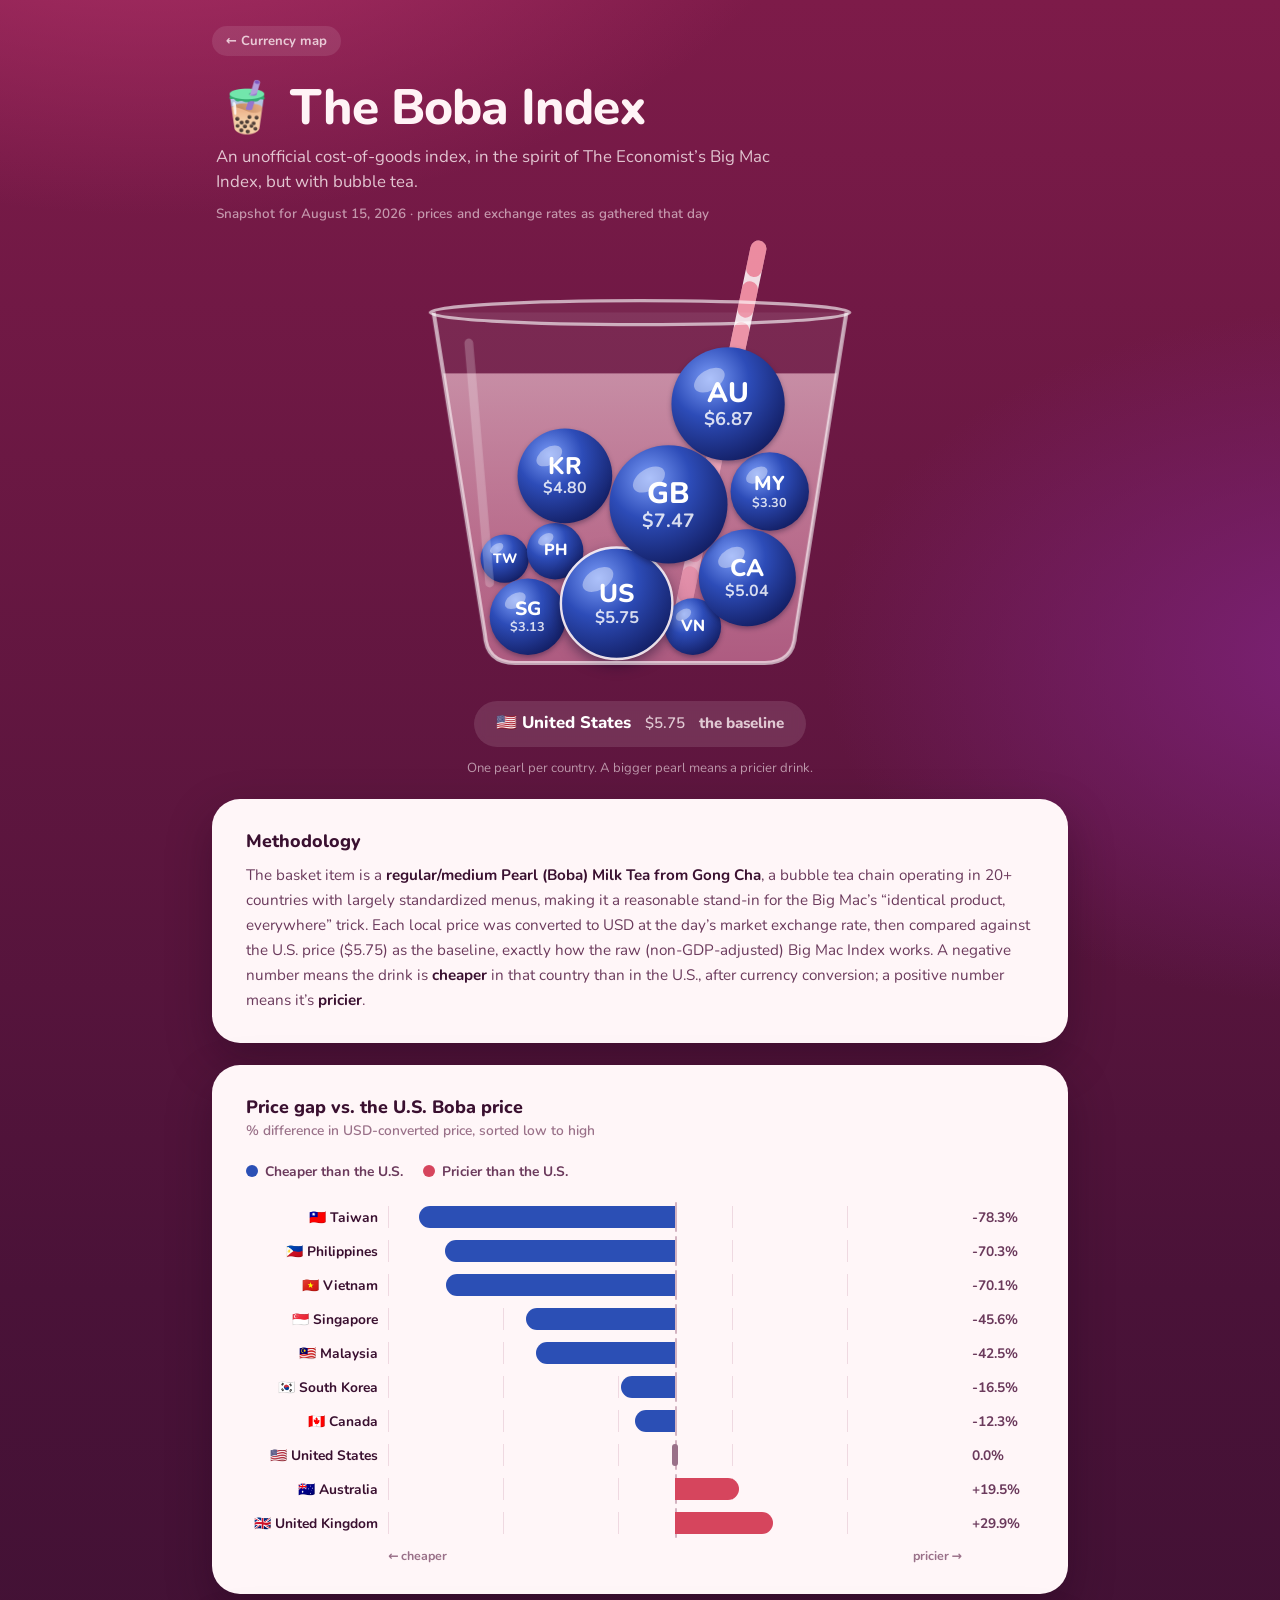
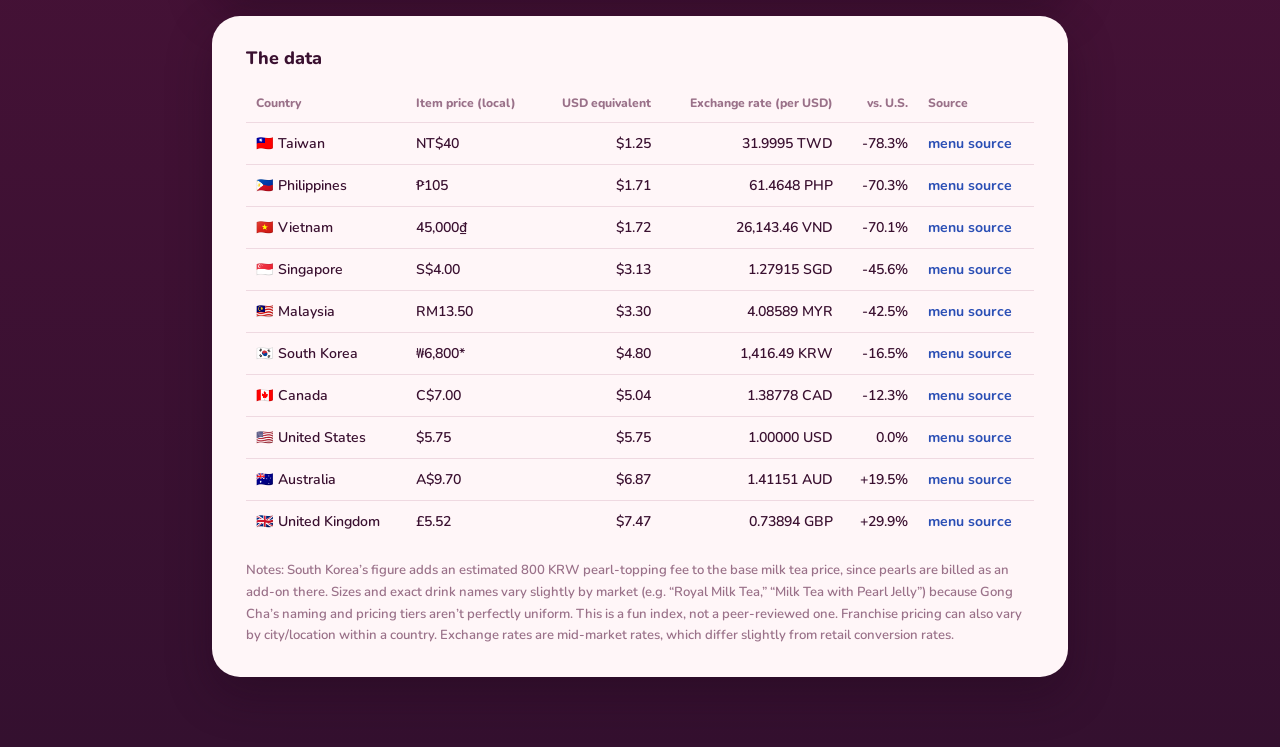
<file: boba_index.html>
<!DOCTYPE html>
<html lang="en">
<head>
<meta charset="UTF-8">
<meta name="viewport" content="width=device-width, initial-scale=1.0">
<meta name="color-scheme" content="dark">
<meta name="theme-color" content="#5a1540">
<meta name="description" content="An unofficial cost-of-goods index: what a Gong Cha pearl milk tea costs in ten countries, compared with the U.S.">
<title>The Boba Index · Anthony Zhang</title>
<link rel="preconnect" href="https://fonts.googleapis.com"><link rel="preconnect" href="https://fonts.gstatic.com" crossorigin>
<link href="https://fonts.googleapis.com/css2?family=Nunito:wght@500;600;700;800&display=swap" rel="stylesheet">
<style>
  :root{
    --cream:#fff3f6; --cream-2:rgba(255,243,246,.78); --cream-3:rgba(255,243,246,.58);
    --card:#fff6f8; --ink:#3a1030; --ink-2:#6b3a5c; --ink-3:#9a7189;
    --grid:#efd9e1; --base:#d3b3c1;
    --pearl-hi:#6f93f5; --pearl:#2d4cb8; --pearl-lo:#121f66;
    --cheaper:#2b4fb5; --pricier:#d6455d;
    --shadow:0 18px 44px rgba(30,5,25,.35);
  }
  *{ box-sizing:border-box; }
  html,body{ margin:0; }
  body{
    min-height:100vh;
    font-family:'Nunito', ui-rounded, 'SF Pro Rounded', system-ui, 'Segoe UI', sans-serif;
    color:var(--cream);
    background:
      radial-gradient(1100px 650px at 12% -8%, #b5336b 0%, rgba(181,51,107,0) 62%),
      radial-gradient(900px 600px at 105% 28%, #7b2175 0%, rgba(123,33,117,0) 58%),
      linear-gradient(180deg, #7d1b49 0%, #4a1238 55%, #34102f 100%);
    background-color:#4a1238;
  }
  .wrap{ max-width:900px; margin:0 auto; padding:26px 22px 70px; }
  .back{
    display:inline-block; font-size:.82rem; font-weight:700; color:var(--cream-2); text-decoration:none;
    padding:6px 14px; border-radius:999px; background:rgba(255,255,255,.10); transition:background .2s ease;
  }
  .back:hover{ background:rgba(255,255,255,.2); color:#fff; }

  /* ---------- hero ---------- */
  .hero{ padding:26px 4px 6px; }
  h1{ font-size:clamp(2rem,6vw,3.1rem); margin:0 0 8px; font-weight:800; letter-spacing:-.02em; line-height:1.08; }
  .subtitle{ margin:0 0 10px; font-size:1.05rem; line-height:1.5; color:var(--cream-2); max-width:56ch; }
  .meta{ margin:0; font-size:.84rem; font-weight:600; color:var(--cream-3); }

  /* ---------- the cup ---------- */
  .cupwrap{ margin:10px 0 8px; text-align:center; }
  #cup{ width:min(100%,640px); height:auto; display:block; margin:0 auto; overflow:visible; }
  .pearl{ cursor:pointer; outline:none; }
  .pearl .body{ transform-box:fill-box; transform-origin:center; transition:transform .22s cubic-bezier(.3,1.5,.5,1), filter .2s ease; filter:drop-shadow(0 3px 3px rgba(10,5,40,.35)); }
  .pearl:hover .body, .pearl:focus-visible .body, .pearl.on .body{ transform:scale(1.09); filter:drop-shadow(0 6px 8px rgba(10,5,40,.5)); }
  .pearl:focus-visible .ring, .pearl.on .ring{ opacity:1; }
  .ring{ opacity:0; fill:none; stroke:#fff3f6; stroke-width:3; transition:opacity .2s ease; }
  .pearl .code{ font-weight:800; fill:#fff; text-anchor:middle; pointer-events:none; }
  .pearl .price{ font-weight:700; fill:rgba(255,255,255,.82); text-anchor:middle; pointer-events:none; }
  .pearl.us .ring{ opacity:.9; stroke-dasharray:2 7; stroke-linecap:round; }
  .pearl.us:hover .ring, .pearl.us.on .ring{ stroke-dasharray:none; }
  .drop .pearl-in{ animation:drop .9s cubic-bezier(.3,1.25,.5,1) both; animation-delay:calc(var(--i) * 90ms); }
  @keyframes drop{ from{ transform:translateY(-460px); opacity:0; } 12%{ opacity:1; } to{ transform:none; opacity:1; } }
  .readout{
    display:inline-flex; flex-wrap:wrap; justify-content:center; align-items:baseline; gap:4px 14px;
    min-height:46px; margin-top:14px; padding:10px 22px; border-radius:999px;
    background:rgba(255,243,246,.12); font-size:.95rem; font-weight:600; color:var(--cream-2);
    backdrop-filter:blur(6px);
  }
  .readout b{ color:#fff; font-weight:800; font-size:1.05rem; }
  .readout .pct{ font-weight:800; }
  .readout .pct.neg{ color:#9fb8ff; } .readout .pct.pos{ color:#ffb0bd; }
  .cup-note{ margin:12px 0 0; font-size:.82rem; color:var(--cream-3); }

  /* ---------- cards ---------- */
  .card{
    background:var(--card); color:var(--ink);
    border-radius:28px; padding:30px 34px; margin-top:22px;
    box-shadow:var(--shadow);
  }
  .chart-title{ font-size:1.12rem; font-weight:800; margin:0 0 2px; }
  .chart-sub{ font-size:.86rem; color:var(--ink-3); margin:0 0 22px; font-weight:600; }
  .methodology{ font-size:.95rem; line-height:1.65; color:var(--ink-2); margin:10px 0 0; }
  .methodology b{ color:var(--ink); }

  .legend{ display:flex; flex-wrap:wrap; gap:8px 20px; margin-bottom:20px; font-size:.86rem; font-weight:700; color:var(--ink-2); }
  .legend .swatch{ display:inline-block; width:12px; height:12px; border-radius:50%; margin-right:7px; vertical-align:-1px; }
  .row{ display:grid; grid-template-columns:132px 1fr 62px; align-items:center; gap:10px; height:32px; position:relative; }
  .row + .row{ margin-top:2px; }
  .country{ font-size:.86rem; font-weight:700; color:var(--ink); text-align:right; white-space:nowrap; }
  .bararea{
    position:relative; height:22px;
    background:repeating-linear-gradient(to right, var(--grid) 0, var(--grid) 1px, transparent 1px, transparent 20%);
  }
  .zero-line{ position:absolute; top:-4px; bottom:-4px; width:2px; background:var(--base); left:50%; border-radius:2px; }
  .bar{ position:absolute; top:0; height:22px; cursor:default; transition:filter .2s ease; }
  .bar:hover{ filter:brightness(1.12); }
  .bar.under{ background:var(--cheaper); right:50%; border-radius:999px 0 0 999px; }
  .bar.over{ background:var(--pricier); left:50%; border-radius:0 999px 999px 0; }
  .bar.zero{ background:var(--ink-3); left:50%; width:6px !important; border-radius:999px; transform:translateX(-3px); }
  .value{ font-size:.86rem; font-weight:700; font-variant-numeric:tabular-nums; color:var(--ink-2); }
  .axis-labels{ display:grid; grid-template-columns:132px 1fr 62px; gap:10px; margin-top:8px; font-size:.78rem; font-weight:700; color:var(--ink-3); }

  .tooltip{
    position:fixed; pointer-events:none; background:var(--ink); color:#fff3f6;
    font-size:.82rem; line-height:1.5; padding:9px 14px; border-radius:16px;
    opacity:0; transform:translate(-50%, calc(-100% - 12px)); transition:opacity .08s ease;
    z-index:10; white-space:nowrap; box-shadow:0 8px 22px rgba(20,0,20,.35);
  }
  .tooltip.show{ opacity:1; }
  .tooltip .t-title{ font-weight:800; margin-bottom:2px; }

  table{ width:100%; border-collapse:collapse; font-size:.88rem; }
  th, td{ text-align:left; padding:11px 10px; border-bottom:1px solid var(--grid); font-variant-numeric:tabular-nums; font-weight:600; }
  tr:last-child td{ border-bottom:0; }
  th{ color:var(--ink-3); font-weight:800; font-size:.76rem; }
  td.num, th.num{ text-align:right; }
  td a{ color:var(--cheaper); text-decoration:none; font-weight:700; }
  td a:hover{ text-decoration:underline; }
  .foot-note{ font-size:.82rem; color:var(--ink-3); line-height:1.65; margin:18px 0 0; font-weight:600; }

  @media (max-width:640px){
    .wrap{ padding:18px 14px 56px; }
    .card{ padding:24px 20px; border-radius:24px; }
    .row, .axis-labels{ grid-template-columns:92px 1fr 52px; gap:8px; }
    .country{ font-size:.78rem; }
    .readout{ border-radius:24px; padding:10px 18px; }
  }
  @media (prefers-reduced-motion:reduce){
    .drop .pearl-in{ animation:none; }
    .pearl .body{ transition:none; }
  }
</style>
</head>
<body>
<div class="wrap">
  <a class="back" href="currency-map.html?m=boba">&larr; Currency map</a>

  <header class="hero">
    <h1>🧋 The Boba Index</h1>
    <p class="subtitle">An unofficial cost-of-goods index, in the spirit of The Economist’s Big&nbsp;Mac Index, but with bubble tea.</p>
    <p class="meta">Snapshot for August 15, 2026 &middot; prices and exchange rates as gathered that day</p>
  </header>

  <section class="cupwrap" aria-labelledby="cupLbl">
    <svg id="cup" viewBox="0 0 800 560" role="group" aria-labelledby="cupLbl">
      <title id="cupLbl">A cup of bubble tea. Each tapioca pearl is one country, sized by the price of the drink there in US dollars.</title>
      <defs>
        <radialGradient id="pg" cx="34%" cy="28%" r="82%">
          <stop offset="0" stop-color="#7a9bf7"/><stop offset=".42" stop-color="#2d4cb8"/><stop offset="1" stop-color="#101a5c"/>
        </radialGradient>
        <linearGradient id="tea" x1="0" y1="0" x2="0" y2="1">
          <stop offset="0" stop-color="#f7cbd8" stop-opacity=".62"/><stop offset=".5" stop-color="#e59ab4" stop-opacity=".62"/><stop offset="1" stop-color="#c2688f" stop-opacity=".72"/>
        </linearGradient>
        <clipPath id="inside"><path id="insidePath"/></clipPath>
      </defs>
      <line x1="548" y1="12" x2="452" y2="470" stroke="#fff3f6" stroke-opacity=".9" stroke-width="20" stroke-linecap="round"/>
      <line x1="548" y1="12" x2="452" y2="470" stroke="#e8496a" stroke-opacity=".55" stroke-width="20" stroke-linecap="round" stroke-dasharray="26 26"/>
      <path id="cupBack" fill="rgba(255,255,255,.07)"/>
      <g clip-path="url(#inside)"><rect x="0" y="168" width="800" height="400" fill="url(#tea)"/></g>
      <g id="pearls"></g>
      <path id="cupFront" fill="none" stroke="rgba(255,255,255,.62)" stroke-width="5" stroke-linejoin="round"/>
      <path d="M186 130 L212 430" stroke="rgba(255,255,255,.22)" stroke-width="11" stroke-linecap="round" fill="none"/>
      <ellipse cx="400" cy="92" rx="262" ry="15" fill="rgba(255,255,255,.06)" stroke="rgba(255,255,255,.62)" stroke-width="4"/>
    </svg>
    <div class="readout" id="readout" role="status" aria-live="polite">Hover or tap a pearl</div>
    <p class="cup-note">One pearl per country. A bigger pearl means a pricier drink.</p>
  </section>

  <section class="card">
    <p class="chart-title">Methodology</p>
    <p class="methodology">
      The basket item is a <b>regular/medium Pearl (Boba) Milk Tea from Gong Cha</b>, a bubble tea chain
      operating in 20+ countries with largely standardized menus, making it a reasonable stand-in for the
      Big Mac’s “identical product, everywhere” trick. Each local price was converted to USD at
      the day’s market exchange rate, then compared against the U.S. price ($5.75) as the baseline,
      exactly how the raw (non-GDP-adjusted) Big Mac Index works. A negative number means the drink is
      <b>cheaper</b> in that country than in the U.S., after currency conversion; a positive number means
      it’s <b>pricier</b>.
    </p>
  </section>

  <section class="card">
    <p class="chart-title">Price gap vs. the U.S. Boba price</p>
    <p class="chart-sub">% difference in USD-converted price, sorted low to high</p>
    <div class="legend">
      <span><span class="swatch" style="background:var(--cheaper)"></span>Cheaper than the U.S.</span>
      <span><span class="swatch" style="background:var(--pricier)"></span>Pricier than the U.S.</span>
    </div>
    <div id="chart"></div>
    <div class="axis-labels">
      <div></div>
      <div style="display:flex; justify-content:space-between;"><span>&larr; cheaper</span><span>pricier &rarr;</span></div>
      <div></div>
    </div>
  </section>

  <section class="card">
    <p class="chart-title" style="margin-bottom:14px;">The data</p>
    <div style="overflow-x:auto;">
    <table>
      <thead>
        <tr>
          <th>Country</th><th>Item price (local)</th><th class="num">USD equivalent</th>
          <th class="num">Exchange rate (per USD)</th><th class="num">vs. U.S.</th><th>Source</th>
        </tr>
      </thead>
      <tbody id="table-body"></tbody>
    </table>
    </div>
    <p class="foot-note">
      Notes: South Korea’s figure adds an estimated 800 KRW pearl-topping fee to the base milk tea price,
      since pearls are billed as an add-on there. Sizes and exact drink names vary slightly by market
      (e.g. “Royal Milk Tea,” “Milk Tea with Pearl Jelly”) because Gong Cha’s naming and pricing tiers
      aren’t perfectly uniform. This is a fun index, not a peer-reviewed one. Franchise pricing can also
      vary by city/location within a country. Exchange rates are mid-market rates, which differ slightly
      from retail conversion rates.
    </p>
  </section>
</div>

<div class="tooltip" id="tooltip"></div>

<script>
const data = [
  { country: "Taiwan",       flag: "🇹🇼", local: "NT$40",     usd: 1.25, rate: "31.9995 TWD", pct: -78.3, source: "https://menupapa.com/menu/1351" },
  { country: "Philippines",  flag: "🇵🇭", local: "₱105",      usd: 1.71, rate: "61.4648 PHP", pct: -70.3, source: "https://menuspricesphl.com/gong-cha-menu/" },
  { country: "Vietnam",      flag: "🇻🇳", local: "45,000₫",   usd: 1.72, rate: "26,143.46 VND", pct: -70.1, source: "https://wagyuikka.vn/tra-sua-tran-chau-gongcha/" },
  { country: "Singapore",    flag: "🇸🇬", local: "S$4.00",    usd: 3.13, rate: "1.27915 SGD", pct: -45.6, source: "https://sgmymenus.org/gong-cha-menu-singapore/" },
  { country: "Malaysia",     flag: "🇲🇾", local: "RM13.50",   usd: 3.30, rate: "4.08589 MYR", pct: -42.5, source: "https://pricesmalaysia.com/gong-cha-menu-malaysia/" },
  { country: "South Korea",  flag: "🇰🇷", local: "₩6,800*",   usd: 4.80, rate: "1,416.49 KRW", pct: -16.5, source: "https://pocketo.co.kr/2026%EB%85%84-%EA%B3%B5%EC%B0%A8-%ED%94%84%EB%9E%9C%EC%B0%A8%EC%9D%B4%EC%A6%88-%EB%A9%94%EB%89%B4-%EA%B0%80%EA%B2%A9-%EC%A0%95%EB%B3%B4-%EC%A0%95%EB%A6%AC-2/" },
  { country: "Canada",       flag: "🇨🇦", local: "C$7.00",    usd: 5.04, rate: "1.38778 CAD", pct: -12.3, source: "https://ca.pricelisto.com/menu-prices/gong-cha-ca" },
  { country: "United States",flag: "🇺🇸", local: "$5.75",     usd: 5.75, rate: "1.00000 USD", pct: 0.0,  source: "https://allthemenus.com/gong-cha-menu-prices/" },
  { country: "Australia",    flag: "🇦🇺", local: "A$9.70",    usd: 6.87, rate: "1.41151 AUD", pct: 19.5,  source: "https://au.pricelisto.com/menu-prices/gong-cha-au" },
  { country: "United Kingdom",flag:"🇬🇧", local: "£5.52",     usd: 7.47, rate: "0.73894 GBP", pct: 29.9,  source: "https://uk.pricelisto.com/menu-prices/gong-cha-uk" },
];
// two-letter codes (flag emoji don't draw on every PC)
const CODES = { "Taiwan":"TW","Philippines":"PH","Vietnam":"VN","Singapore":"SG","Malaysia":"MY","South Korea":"KR","Canada":"CA","United States":"US","Australia":"AU","United Kingdom":"GB" };
const fmtPct = p => (p > 0 ? '+' : p < 0 ? '−' : '') + Math.abs(p).toFixed(1) + '%';

/* ---------------- the cup of pearls ---------------- */
const svgNS = 'http://www.w3.org/2000/svg';
const cup = document.getElementById('cup');
// cup walls (inner edge): top y=92, bottom y=520; the sides lean in toward the base
const TOP = 92, BOT = 522, XL0 = 150, XR0 = 650, XL1 = 214, XR1 = 586;
const wallL = y => XL0 + (XL1 - XL0) * (y - TOP) / (BOT - TOP);
const wallR = y => XR0 + (XR1 - XR0) * (y - TOP) / (BOT - TOP);
const outline = `M${XL0 - 8} ${TOP} L${XL1 - 8} ${BOT - 28} Q${XL1 - 6} ${BOT + 8} ${XL1 + 30} ${BOT + 8} L${XR1 - 30} ${BOT + 8} Q${XR1 + 6} ${BOT + 8} ${XR1 + 8} ${BOT - 28} L${XR0 + 8} ${TOP}`;
document.getElementById('cupBack').setAttribute('d', outline + ' Z');
document.getElementById('cupFront').setAttribute('d', outline);
document.getElementById('insidePath').setAttribute('d', outline + ' Z');

// pearl area is proportional to the price in USD
const K = 27;
let seed = 7; const rnd = () => (seed = (seed * 16807) % 2147483647) / 2147483647;
const pearls = data.map((d, i) => ({ d, i, r: K * Math.sqrt(d.usd), x: 250 + rnd() * 300, y: 130 + (i % 4) * 28 + rnd() * 30 }));
for (let step = 0; step < 2600; step++) {
  pearls.forEach(p => { p.y += 2.2; });
  for (let k = 0; k < 4; k++) {
    for (let a = 0; a < pearls.length; a++) for (let b = a + 1; b < pearls.length; b++) {
      const A = pearls[a], B = pearls[b];
      let dx = B.x - A.x, dy = B.y - A.y, dist = Math.hypot(dx, dy) || .01, min = A.r + B.r + 1.5;
      if (dist < min) {
        const push = (min - dist) / 2, nx = dx / dist, ny = dy / dist;
        const wa = B.r / (A.r + B.r), wb = A.r / (A.r + B.r);   // bigger pearls move less
        A.x -= nx * push * 2 * wa; A.y -= ny * push * 2 * wa;
        B.x += nx * push * 2 * wb; B.y += ny * push * 2 * wb;
      }
    }
    pearls.forEach(p => {
      const lo = wallL(p.y) + p.r * 1.03 + 4, hi = wallR(p.y) - p.r * 1.03 - 4;
      if (p.x < lo) p.x = lo; if (p.x > hi) p.x = hi;
      if (p.y > BOT - p.r - 2) p.y = BOT - p.r - 2;
    });
  }
}

const readout = document.getElementById('readout');
const gPearls = document.getElementById('pearls');
let current = null;
function show(p) {
  const d = p.d;
  if (current) current.el.classList.remove('on');
  current = p; p.el.classList.add('on');
  readout.innerHTML = `<b>${d.flag} ${d.country}</b><span>${d.local.replace('*','')}${d.local.replace(/[^0-9.]/g,'') === d.usd.toFixed(2) && d.local.startsWith('$') ? '' : ' &middot; $' + d.usd.toFixed(2)}</span>` +
    (d.pct === 0 ? '<span class="pct">the baseline</span>' : `<span class="pct ${d.pct < 0 ? 'neg' : 'pos'}">${fmtPct(d.pct)} vs. U.S.</span>`);
}
pearls.forEach((p, n) => {
  const d = p.d, g = document.createElementNS(svgNS, 'g');
  g.setAttribute('class', 'pearl' + (d.pct === 0 ? ' us' : ''));
  g.setAttribute('tabindex', '0'); g.setAttribute('role', 'img');
  g.setAttribute('aria-label', `${d.country}: ${d.local}, $${d.usd.toFixed(2)}, ${d.pct === 0 ? 'the baseline' : fmtPct(d.pct) + ' versus the U.S.'}`);
  g.style.setProperty('--i', n);
  const big = p.r >= 36, code = CODES[d.country] || '';
  g.innerHTML = `<g transform="translate(${p.x.toFixed(1)} ${p.y.toFixed(1)})"><g class="pearl-in">
      <g class="body"><circle r="${p.r.toFixed(1)}" fill="url(#pg)"/>
      <ellipse cx="${(-p.r * .33).toFixed(1)}" cy="${(-p.r * .42).toFixed(1)}" rx="${(p.r * .3).toFixed(1)}" ry="${(p.r * .18).toFixed(1)}" fill="#fff" fill-opacity=".38" transform="rotate(-32 ${(-p.r * .33).toFixed(1)} ${(-p.r * .42).toFixed(1)})"/></g>
      <circle class="ring" r="${(p.r + 5).toFixed(1)}"/>
      <text class="code" y="${big ? -2 : 5}" font-size="${Math.round(p.r * (big ? .5 : .56))}">${code}</text>
      ${big ? `<text class="price" y="${Math.round(p.r * .38)}" font-size="${Math.round(p.r * .33)}">$${d.usd.toFixed(2)}</text>` : ''}
    </g></g>`;
  p.el = g;
  g.addEventListener('mouseenter', () => show(p));
  g.addEventListener('focus', () => show(p));
  g.addEventListener('click', () => show(p));
  gPearls.appendChild(g);
});
const us = pearls.find(p => p.d.pct === 0); if (us) show(us);
// let the pearls fall when the cup scrolls into view
const cupWrap = document.querySelector('.cupwrap');
if ('IntersectionObserver' in window && !matchMedia('(prefers-reduced-motion: reduce)').matches) {
  const io = new IntersectionObserver(es => { if (es[0].isIntersecting) { cup.classList.add('drop'); io.disconnect(); } }, { threshold: .25 });
  io.observe(cupWrap);
} else cup.classList.add('drop');

/* ---------------- bars ---------------- */
const maxAbs = Math.max(...data.map(d => Math.abs(d.pct))) * 1.12;
const chart = document.getElementById('chart');
const tooltip = document.getElementById('tooltip');

data.forEach(d => {
  const row = document.createElement('div');
  row.className = 'row';

  const country = document.createElement('div');
  country.className = 'country';
  country.textContent = `${d.flag} ${d.country}`;

  const bararea = document.createElement('div');
  bararea.className = 'bararea';
  const zeroLine = document.createElement('div');
  zeroLine.className = 'zero-line';
  bararea.appendChild(zeroLine);

  const bar = document.createElement('div');
  const widthPct = (Math.abs(d.pct) / maxAbs) * 50;
  if (d.pct === 0) { bar.className = 'bar zero'; }
  else if (d.pct < 0) { bar.className = 'bar under'; bar.style.width = widthPct + '%'; }
  else { bar.className = 'bar over'; bar.style.width = widthPct + '%'; }
  bararea.appendChild(bar);

  bar.addEventListener('mousemove', (e) => {
    tooltip.innerHTML = `<div class="t-title">${d.flag} ${d.country}</div>
      ${d.local} &middot; $${d.usd.toFixed(2)} USD<br>
      ${d.pct > 0 ? '+' : ''}${d.pct.toFixed(1)}% vs. U.S. price`;
    tooltip.style.left = e.clientX + 'px';
    tooltip.style.top = e.clientY + 'px';
    tooltip.classList.add('show');
  });
  bar.addEventListener('mouseleave', () => tooltip.classList.remove('show'));

  const value = document.createElement('div');
  value.className = 'value';
  value.textContent = (d.pct > 0 ? '+' : '') + d.pct.toFixed(1) + '%';

  row.appendChild(country);
  row.appendChild(bararea);
  row.appendChild(value);
  chart.appendChild(row);
});

/* ---------------- table ---------------- */
const tbody = document.getElementById('table-body');
data.forEach(d => {
  const tr = document.createElement('tr');
  tr.innerHTML = `
    <td>${d.flag} ${d.country}</td>
    <td>${d.local}</td>
    <td class="num">$${d.usd.toFixed(2)}</td>
    <td class="num">${d.rate}</td>
    <td class="num">${d.pct > 0 ? '+' : ''}${d.pct.toFixed(1)}%</td>
    <td><a href="${d.source}" target="_blank" rel="noopener">menu source</a></td>
  `;
  tbody.appendChild(tr);
});
</script>
</body>
</html>
</file>
